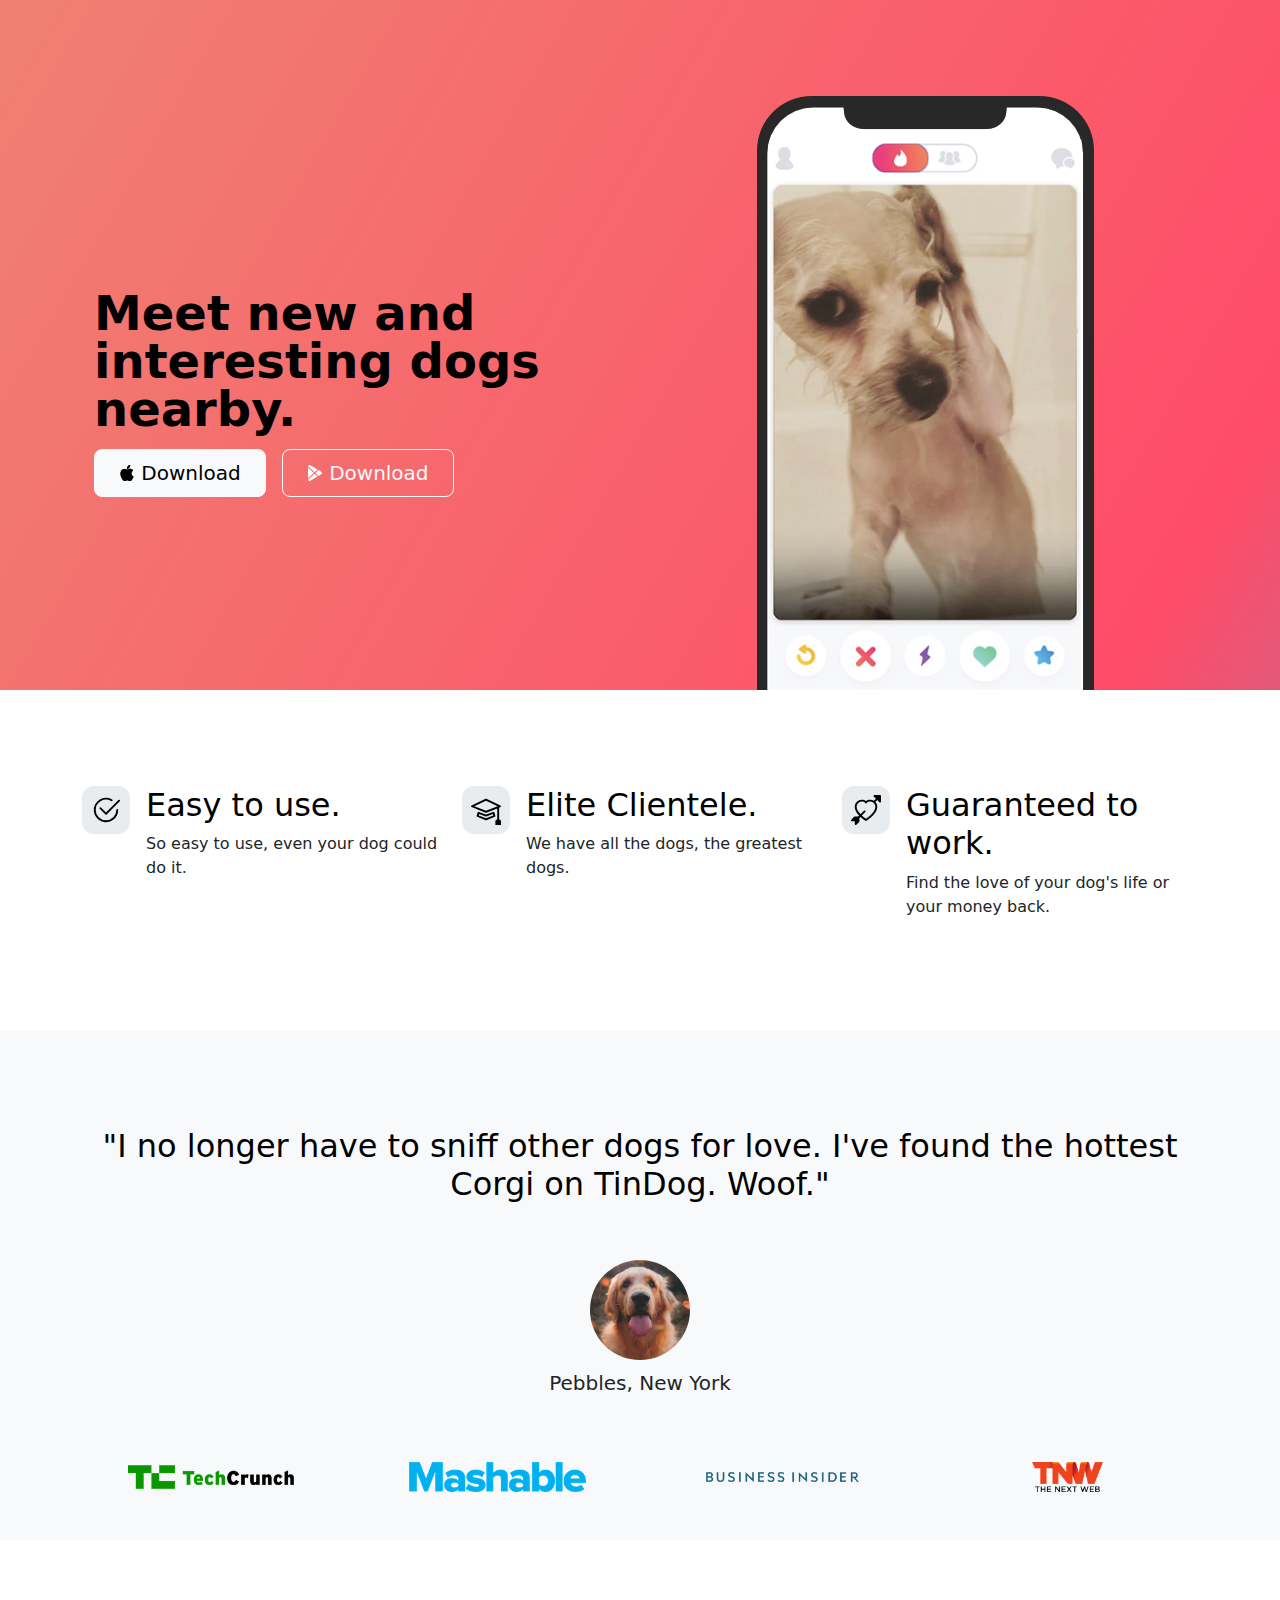
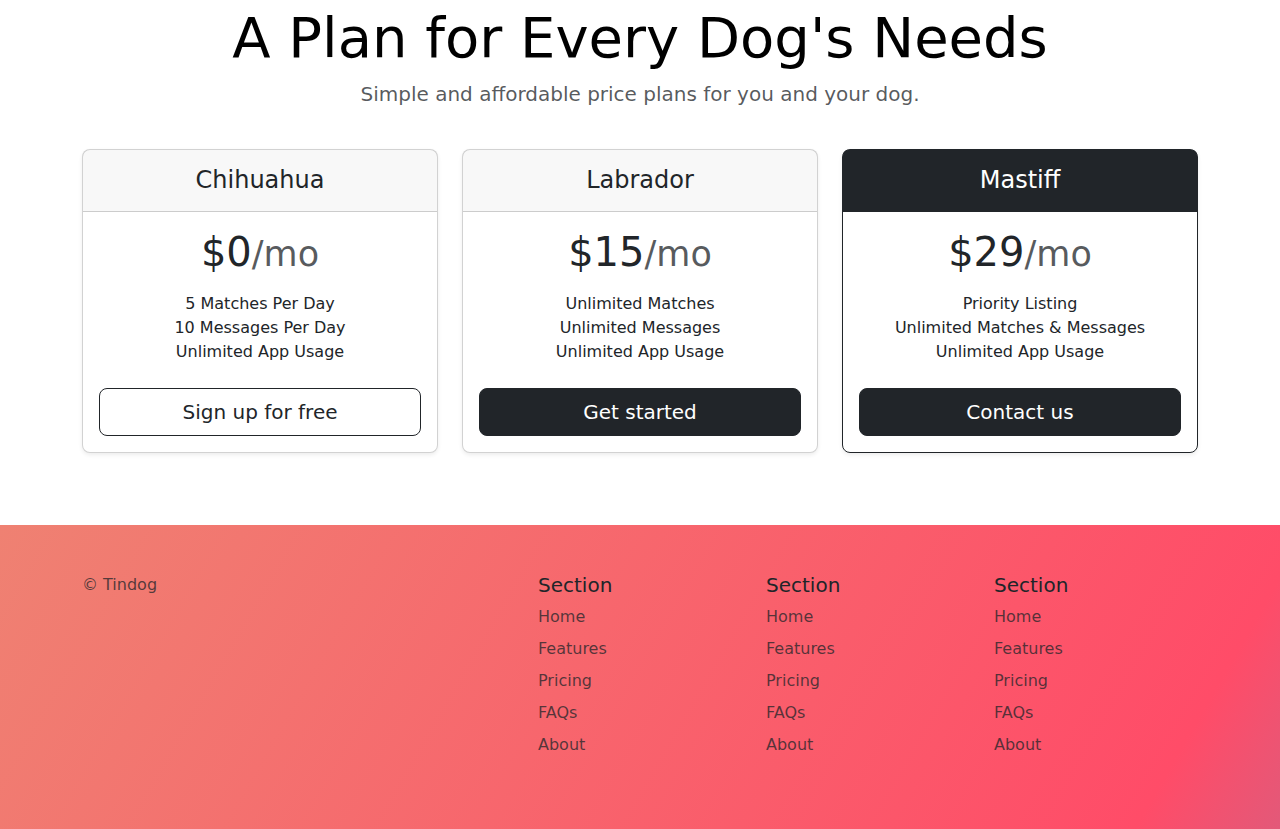
<file: 10 - TinDog Project/index.html>
<!DOCTYPE html>
<html lang="en">
  <head>
    <meta charset="UTF-8" />
    <meta name="viewport" content="width=device-width, initial-scale=1.0" />
    <title>TinDog</title>
    <link
      href="https://cdn.jsdelivr.net/npm/bootstrap@5.3.3/dist/css/bootstrap.min.css"
      rel="stylesheet"
      integrity="sha384-QWTKZyjpPEjISv5WaRU9OFeRpok6YctnYmDr5pNlyT2bRjXh0JMhjY6hW+ALEwIH"
      crossorigin="anonymous"
    />
    <link rel="stylesheet" href="./css/style.css" />
  </head>

  <body>
    <section id="title" class="gradient-background">
      <div class="container col-xxl-8 px-4 pt-5">
        <div class="row flex-lg-row-reverse align-items-center g-5 pt-5">
          <div class="col-10 col-sm-8 col-lg-6">
            <img
              src="./images/iphone.png"
              class="d-block mx-lg-auto img-fluid"
              alt="iphone"
              height="300"
              loading="lazy"
            />
          </div>
          <div class="col-lg-6">
            <h1 class="display-5 fw-bold text-body-emphasis lh-1 mb-3">
              Meet new and interesting dogs nearby.
            </h1>
            <div class="d-grid gap-2 d-md-flex justify-content-md-start">
              <button type="button" class="btn btn-light btn-lg px-4 me-md-2">
                <svg
                  xmlns="http://www.w3.org/2000/svg"
                  width="16"
                  height="16"
                  fill="currentColor"
                  class="bi bi-apple mb-1"
                  viewBox="0 0 16 16"
                >
                  <path
                    d="M11.182.008C11.148-.03 9.923.023 8.857 1.18c-1.066 1.156-.902 2.482-.878 2.516.024.034 1.52.087 2.475-1.258.955-1.345.762-2.391.728-2.43Zm3.314 11.733c-.048-.096-2.325-1.234-2.113-3.422.212-2.189 1.675-2.789 1.698-2.854.023-.065-.597-.79-1.254-1.157a3.692 3.692 0 0 0-1.563-.434c-.108-.003-.483-.095-1.254.116-.508.139-1.653.589-1.968.607-.316.018-1.256-.522-2.267-.665-.647-.125-1.333.131-1.824.328-.49.196-1.422.754-2.074 2.237-.652 1.482-.311 3.83-.067 4.56.244.729.625 1.924 1.273 2.796.576.984 1.34 1.667 1.659 1.899.319.232 1.219.386 1.843.067.502-.308 1.408-.485 1.766-.472.357.013 1.061.154 1.782.539.571.197 1.111.115 1.652-.105.541-.221 1.324-1.059 2.238-2.758.347-.79.505-1.217.473-1.282Z"
                  />
                  <path
                    d="M11.182.008C11.148-.03 9.923.023 8.857 1.18c-1.066 1.156-.902 2.482-.878 2.516.024.034 1.52.087 2.475-1.258.955-1.345.762-2.391.728-2.43Zm3.314 11.733c-.048-.096-2.325-1.234-2.113-3.422.212-2.189 1.675-2.789 1.698-2.854.023-.065-.597-.79-1.254-1.157a3.692 3.692 0 0 0-1.563-.434c-.108-.003-.483-.095-1.254.116-.508.139-1.653.589-1.968.607-.316.018-1.256-.522-2.267-.665-.647-.125-1.333.131-1.824.328-.49.196-1.422.754-2.074 2.237-.652 1.482-.311 3.83-.067 4.56.244.729.625 1.924 1.273 2.796.576.984 1.34 1.667 1.659 1.899.319.232 1.219.386 1.843.067.502-.308 1.408-.485 1.766-.472.357.013 1.061.154 1.782.539.571.197 1.111.115 1.652-.105.541-.221 1.324-1.059 2.238-2.758.347-.79.505-1.217.473-1.282Z"
                  />
                </svg>
                Download
              </button>
              <button type="button" class="btn btn-outline-light btn-lg px-4">
                <svg
                  xmlns="http://www.w3.org/2000/svg"
                  width="16"
                  height="16"
                  fill="currentColor"
                  class="bi bi-google-play mb-1"
                  viewBox="0 0 16 16"
                >
                  <path
                    d="M14.222 9.374c1.037-.61 1.037-2.137 0-2.748L11.528 5.04 8.32 8l3.207 2.96 2.694-1.586Zm-3.595 2.116L7.583 8.68 1.03 14.73c.201 1.029 1.36 1.61 2.303 1.055l7.294-4.295ZM1 13.396V2.603L6.846 8 1 13.396ZM1.03 1.27l6.553 6.05 3.044-2.81L3.333.215C2.39-.341 1.231.24 1.03 1.27Z"
                  />
                </svg>
                Download
              </button>
            </div>
          </div>
        </div>
      </div>
    </section>
    <section id="features">
      <div class="container mt-5" id="hanging-icons">
        <div class="row g-4 py-5 row-cols-1 row-cols-lg-3">
          <div class="col d-flex align-items-start">
            <div
              class="icon-square text-body-emphasis bg-body-secondary d-inline-flex align-items-center justify-content-center fs-4 flex-shrink-0 me-3"
            >
              <svg
                xmlns="http://www.w3.org/2000/svg"
                height="30"
                fill="currentColor"
                class="bi bi-check2-circle"
                viewBox="0 0 16 16"
              >
                <path
                  d="M2.5 8a5.5 5.5 0 0 1 8.25-4.764.5.5 0 0 0 .5-.866A6.5 6.5 0 1 0 14.5 8a.5.5 0 0 0-1 0 5.5 5.5 0 1 1-11 0z"
                />
                <path
                  d="M15.354 3.354a.5.5 0 0 0-.708-.708L8 9.293 5.354 6.646a.5.5 0 1 0-.708.708l3 3a.5.5 0 0 0 .708 0l7-7z"
                />
              </svg>
            </div>
            <div>
              <h3 class="fs-2 text-body-emphasis">Easy to use.</h3>
              <p>So easy to use, even your dog could do it.</p>
            </div>
          </div>
          <div class="col d-flex align-items-start">
            <div
              class="icon-square text-body-emphasis bg-body-secondary d-inline-flex align-items-center justify-content-center fs-4 flex-shrink-0 me-3"
            >
              <svg
                xmlns="http://www.w3.org/2000/svg"
                height="30"
                fill="currentColor"
                class="bi bi-mortarboard"
                viewBox="0 0 16 16"
              >
                <path
                  d="M8.211 2.047a.5.5 0 0 0-.422 0l-7.5 3.5a.5.5 0 0 0 .025.917l7.5 3a.5.5 0 0 0 .372 0L14 7.14V13a1 1 0 0 0-1 1v2h3v-2a1 1 0 0 0-1-1V6.739l.686-.275a.5.5 0 0 0 .025-.917l-7.5-3.5ZM8 8.46 1.758 5.965 8 3.052l6.242 2.913L8 8.46Z"
                />
                <path
                  d="M4.176 9.032a.5.5 0 0 0-.656.327l-.5 1.7a.5.5 0 0 0 .294.605l4.5 1.8a.5.5 0 0 0 .372 0l4.5-1.8a.5.5 0 0 0 .294-.605l-.5-1.7a.5.5 0 0 0-.656-.327L8 10.466 4.176 9.032Zm-.068 1.873.22-.748 3.496 1.311a.5.5 0 0 0 .352 0l3.496-1.311.22.748L8 12.46l-3.892-1.556Z"
                />
              </svg>
            </div>
            <div>
              <h3 class="fs-2 text-body-emphasis">Elite Clientele.</h3>
              <p>We have all the dogs, the greatest dogs.</p>
            </div>
          </div>
          <div class="col d-flex align-items-start">
            <div
              class="icon-square text-body-emphasis bg-body-secondary d-inline-flex align-items-center justify-content-center fs-4 flex-shrink-0 me-3"
            >
              <svg
                xmlns="http://www.w3.org/2000/svg"
                height="30"
                fill="currentColor"
                class="bi bi-arrow-through-heart"
                viewBox="0 0 16 16"
              >
                <path
                  fill-rule="evenodd"
                  d="M2.854 15.854A.5.5 0 0 1 2 15.5V14H.5a.5.5 0 0 1-.354-.854l1.5-1.5A.5.5 0 0 1 2 11.5h1.793l.53-.53c-.771-.802-1.328-1.58-1.704-2.32-.798-1.575-.775-2.996-.213-4.092C3.426 2.565 6.18 1.809 8 3.233c1.25-.98 2.944-.928 4.212-.152L13.292 2 12.147.854A.5.5 0 0 1 12.5 0h3a.5.5 0 0 1 .5.5v3a.5.5 0 0 1-.854.354L14 2.707l-1.006 1.006c.236.248.44.531.6.845.562 1.096.585 2.517-.213 4.092-.793 1.563-2.395 3.288-5.105 5.08L8 13.912l-.276-.182a21.86 21.86 0 0 1-2.685-2.062l-.539.54V14a.5.5 0 0 1-.146.354l-1.5 1.5Zm2.893-4.894A20.419 20.419 0 0 0 8 12.71c2.456-1.666 3.827-3.207 4.489-4.512.679-1.34.607-2.42.215-3.185-.817-1.595-3.087-2.054-4.346-.761L8 4.62l-.358-.368c-1.259-1.293-3.53-.834-4.346.761-.392.766-.464 1.845.215 3.185.323.636.815 1.33 1.519 2.065l1.866-1.867a.5.5 0 1 1 .708.708L5.747 10.96Z"
                />
              </svg>
            </div>
            <div>
              <h3 class="fs-2 text-body-emphasis">Guaranteed to work.</h3>
              <p>Find the love of your dog's life or your money back.</p>
            </div>
          </div>
        </div>
      </div>
    </section>
    <section id="testimonial">
      <div class="my-5">
        <div class="p-5 text-center bg-body-tertiary">
          <div class="container py-5">
            <h2 class="text-body-emphasis">
              "I no longer have to sniff other dogs for love. I've found the
              hottest Corgi on TinDog. Woof."
            </h2>
            <img
              class="profile-img mt-5"
              src="./images/dog-img.jpg"
              alt="dog-img"
            />
            <p class="col-lg-8 mx-auto lead mt-2">Pebbles, New York</p>
          </div>
          <div class="container">
            <div class="row">
              <div class="col-lg-3 col-sm-3">
                <img
                  src="./images/techcrunch.png"
                  alt="techcrunch"
                  height="30"
                />
              </div>
              <div class="col-lg-3 col-sm-12">
                <img src="./images/mashable.png" alt="mashable" height="30" />
              </div>
              <div class="col-lg-3 col-sm-12">
                <img
                  src="./images/bizinsider.png"
                  alt="bizinsider"
                  height="30"
                />
              </div>
              <div class="col-lg-3 col-sm-12">
                <img src="./images/tnw.png" alt="tnw" height="30" />
              </div>
            </div>
          </div>
        </div>
      </div>
    </section>
    <section id="pricing">
      <section class="container">
        <div class="pricing-header p-3 pb-md-4 mx-auto text-center">
          <h2 class="display-4 fw-normal text-body-emphasis">
            A Plan for Every Dog's Needs
          </h2>
          <p class="fs-5 text-body-secondary">
            Simple and affordable price plans for you and your dog.
          </p>
        </div>
        <div class="row row-cols-1 row-cols-md-3 mb-3 text-center">
          <div class="col">
            <div class="card mb-4 rounded-3 shadow-sm">
              <div class="card-header py-3">
                <h4 class="my-0 fw-normal">Chihuahua</h4>
              </div>
              <div class="card-body">
                <h1 class="card-title pricing-card-title">
                  $0<small class="text-body-secondary fw-light">/mo</small>
                </h1>
                <ul class="list-unstyled mt-3 mb-4">
                  <li>5 Matches Per Day</li>
                  <li>10 Messages Per Day</li>
                  <li>Unlimited App Usage</li>
                </ul>
                <button type="button" class="w-100 btn btn-lg btn-outline-dark">
                  Sign up for free
                </button>
              </div>
            </div>
          </div>
          <div class="col">
            <div class="card mb-4 rounded-3 shadow-sm">
              <div class="card-header py-3">
                <h4 class="my-0 fw-normal">Labrador</h4>
              </div>
              <div class="card-body">
                <h1 class="card-title pricing-card-title">
                  $15<small class="text-body-secondary fw-light">/mo</small>
                </h1>
                <ul class="list-unstyled mt-3 mb-4">
                  <li>Unlimited Matches</li>
                  <li>Unlimited Messages</li>
                  <li>Unlimited App Usage</li>
                </ul>
                <button type="button" class="w-100 btn btn-lg btn-dark">
                  Get started
                </button>
              </div>
            </div>
          </div>
          <div class="col">
            <div class="card mb-4 rounded-3 shadow-sm border-dark">
              <div class="card-header py-3 text-bg-dark border-dark">
                <h4 class="my-0 fw-normal">Mastiff</h4>
              </div>
              <div class="card-body">
                <h1 class="card-title pricing-card-title">
                  $29<small class="text-body-secondary fw-light">/mo</small>
                </h1>
                <ul class="list-unstyled mt-3 mb-4">
                  <li>Priority Listing</li>
                  <li>Unlimited Matches & Messages</li>
                  <li>Unlimited App Usage</li>
                </ul>
                <button type="button" class="w-100 btn btn-lg btn-dark">
                  Contact us
                </button>
              </div>
            </div>
          </div>
        </div>
      </section>
    </section>
    <section id="footer" class="gradient-background">
      <div class="container">
        <footer class="row row-cols-1 row-cols-sm-2 row-cols-md-5 py-5 mt-5">
          <div class="col mb-3">
            <p class="text-body-secondary">© Tindog</p>
          </div>

          <div class="col mb-3"></div>

          <div class="col mb-3">
            <h5>Section</h5>
            <ul class="nav flex-column">
              <li class="nav-item mb-2">
                <a href="#" class="nav-link p-0 text-body-secondary">Home</a>
              </li>
              <li class="nav-item mb-2">
                <a href="#" class="nav-link p-0 text-body-secondary"
                  >Features</a
                >
              </li>
              <li class="nav-item mb-2">
                <a href="#" class="nav-link p-0 text-body-secondary">Pricing</a>
              </li>
              <li class="nav-item mb-2">
                <a href="#" class="nav-link p-0 text-body-secondary">FAQs</a>
              </li>
              <li class="nav-item mb-2">
                <a href="#" class="nav-link p-0 text-body-secondary">About</a>
              </li>
            </ul>
          </div>

          <div class="col mb-3">
            <h5>Section</h5>
            <ul class="nav flex-column">
              <li class="nav-item mb-2">
                <a href="#" class="nav-link p-0 text-body-secondary">Home</a>
              </li>
              <li class="nav-item mb-2">
                <a href="#" class="nav-link p-0 text-body-secondary"
                  >Features</a
                >
              </li>
              <li class="nav-item mb-2">
                <a href="#" class="nav-link p-0 text-body-secondary">Pricing</a>
              </li>
              <li class="nav-item mb-2">
                <a href="#" class="nav-link p-0 text-body-secondary">FAQs</a>
              </li>
              <li class="nav-item mb-2">
                <a href="#" class="nav-link p-0 text-body-secondary">About</a>
              </li>
            </ul>
          </div>

          <div class="col mb-3">
            <h5>Section</h5>
            <ul class="nav flex-column">
              <li class="nav-item mb-2">
                <a href="#" class="nav-link p-0 text-body-secondary">Home</a>
              </li>
              <li class="nav-item mb-2">
                <a href="#" class="nav-link p-0 text-body-secondary"
                  >Features</a
                >
              </li>
              <li class="nav-item mb-2">
                <a href="#" class="nav-link p-0 text-body-secondary">Pricing</a>
              </li>
              <li class="nav-item mb-2">
                <a href="#" class="nav-link p-0 text-body-secondary">FAQs</a>
              </li>
              <li class="nav-item mb-2">
                <a href="#" class="nav-link p-0 text-body-secondary">About</a>
              </li>
            </ul>
          </div>
        </footer>
      </div>
    </section>
  </body>
</html>
</file>
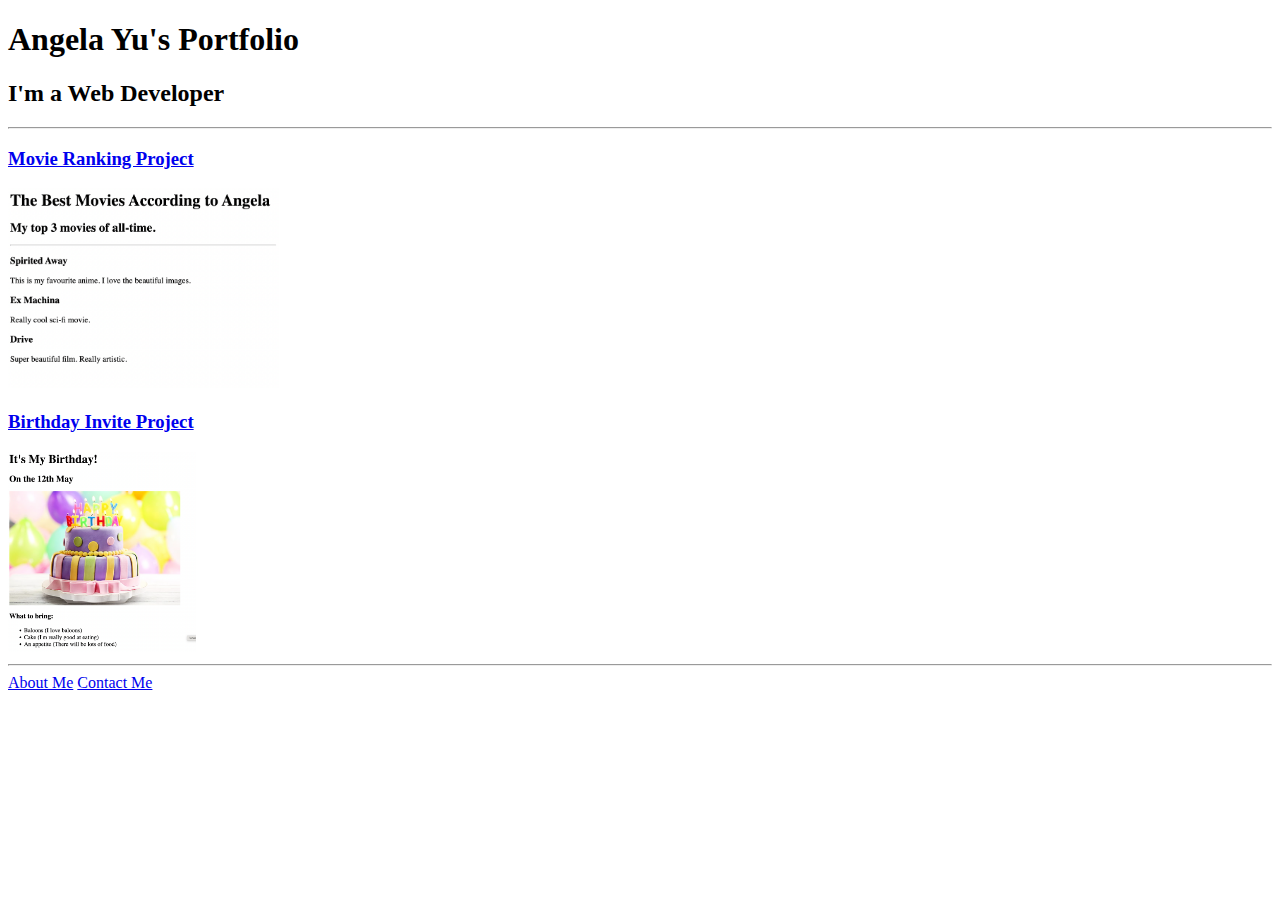
<file: 3 - HTML Portfolio Project/index.html>
<!DOCTYPE html>
<html lang="en">
  <head>
    <meta charset="UTF-8" />
    <meta name="viewport" content="width=device-width, initial-scale=1.0" />
    <title>Portfolio Site</title>
  </head>
  <body>
    <h1>Angela Yu's Portfolio</h1>
    <h2>I'm a Web Developer</h2>
    <hr />
    <a href="./public/movie-ranking.html"><h3>Movie Ranking Project</h3></a>
    <img
      src="./assets/images/movie-ranking.png"
      alt="Movie Ranking Project"
      height="200"
    />
    <a href="./public/birthday-invite.html"><h3>Birthday Invite Project</h3></a>
    <img
      src="./assets/images/birthday-invite.png"
      alt="Birthday Invite Project"
      height="200"
    />
    <hr />
    <a href="./public/about.html">About Me</a>
    <a href="./public/contact.html">Contact Me</a>
  </body>
</html>
</file>
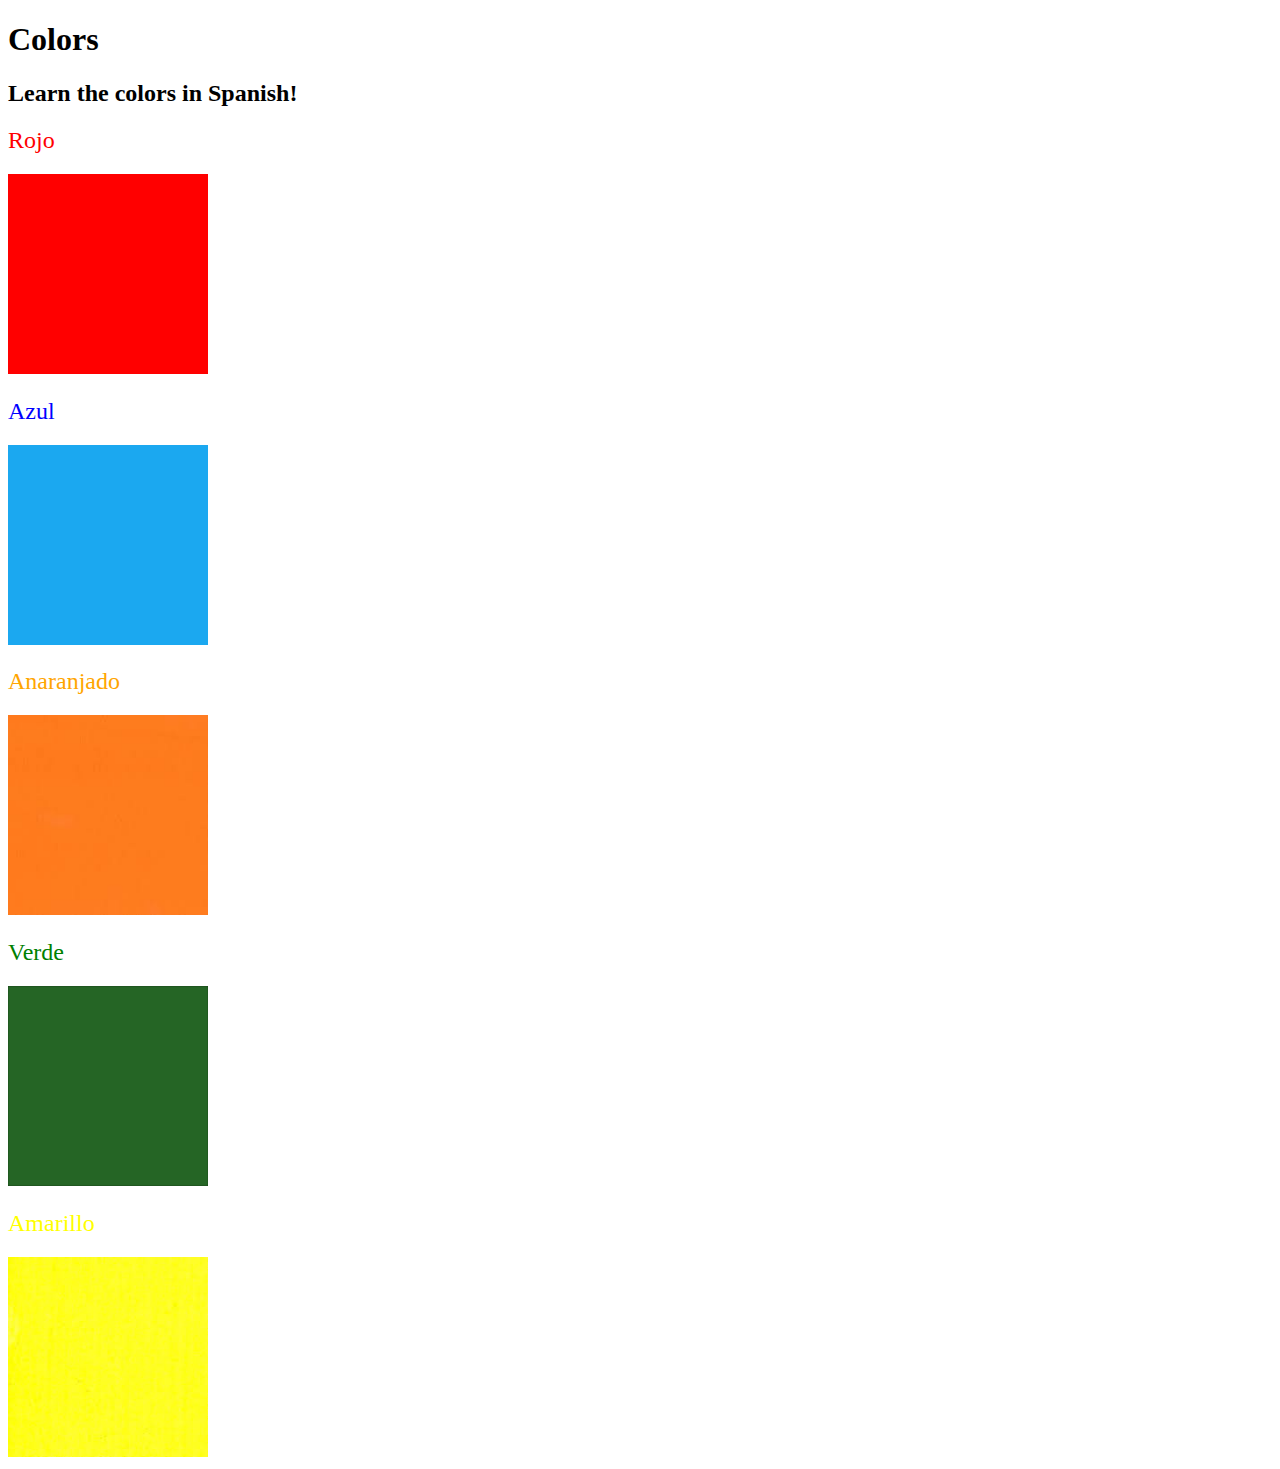
<file: 4 - Color Vocab Project/index.html>
<!DOCTYPE html>
<html lang="en">
  <head>
    <meta charset="UTF-8" />
    <title>Spanish Vocabulary</title>
    <link rel="stylesheet" href="./style.css" />
  </head>

  <body>
    <h1>Colors</h1>
    <h2>Learn the colors in Spanish!</h2>
    <h2 class="color-title" id="red">Rojo</h2>
    <img src="./assets/images/red.png" alt="red" />

    <h2 class="color-title" id="blue">Azul</h2>
    <img src="./assets/images/blue.png" alt="blue" />

    <h2 class="color-title" id="orange">Anaranjado</h2>
    <img src="./assets/images/orange.png" alt="orange" />

    <h2 class="color-title" id="green">Verde</h2>
    <img src="./assets/images/green.png" alt="green" />

    <h2 class="color-title" id="yellow">Amarillo</h2>
    <img src="./assets/images/yellow.png" alt="yellow" />
  </body>
</html>
</file>
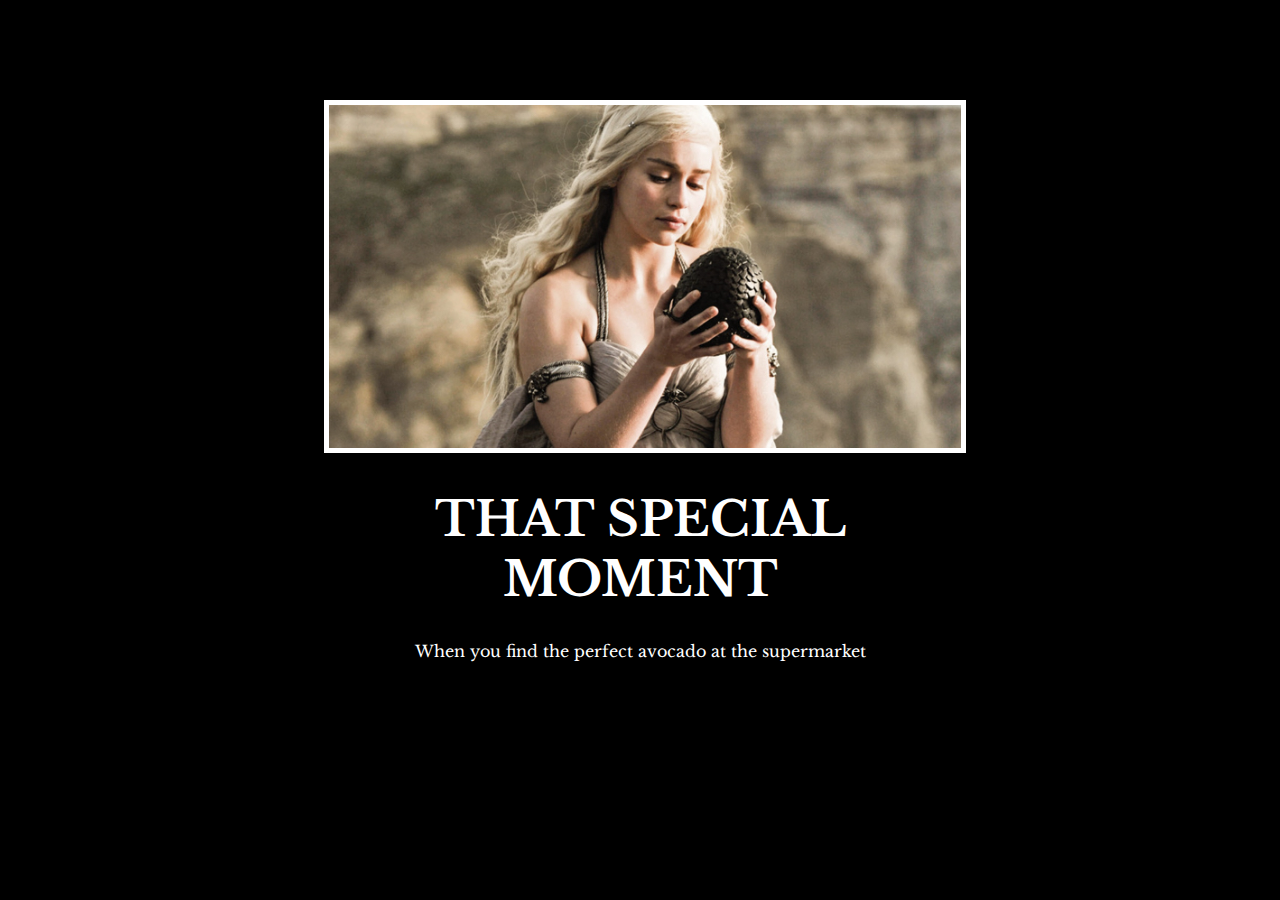
<file: 5 - Motivation Meme Project/index.html>
<!DOCTYPE html>
<html lang="en">
  <head>
    <meta charset="UTF-8" />
    <meta name="viewport" content="width=device-width, initial-scale=1.0" />
    <link rel="stylesheet" href="./style.css" />
    <title>Motivation Meme</title>
    <link rel="preconnect" href="https://fonts.googleapis.com" />
    <link rel="preconnect" href="https://fonts.gstatic.com" crossorigin />
    <link
      href="https://fonts.googleapis.com/css2?family=Libre+Baskerville&display=swap"
      rel="stylesheet"
    />
  </head>
  <body>
    <div class="poster">
      <img
        class="motivation-img"
        src="./assets/images/daenerys.jpeg"
        alt="Daenerys with egg"
      />
      <h1>That Special Moment</h1>
      <p>When you find the perfect avocado at the supermarket</p>
    </div>
  </body>
</html>
</file>
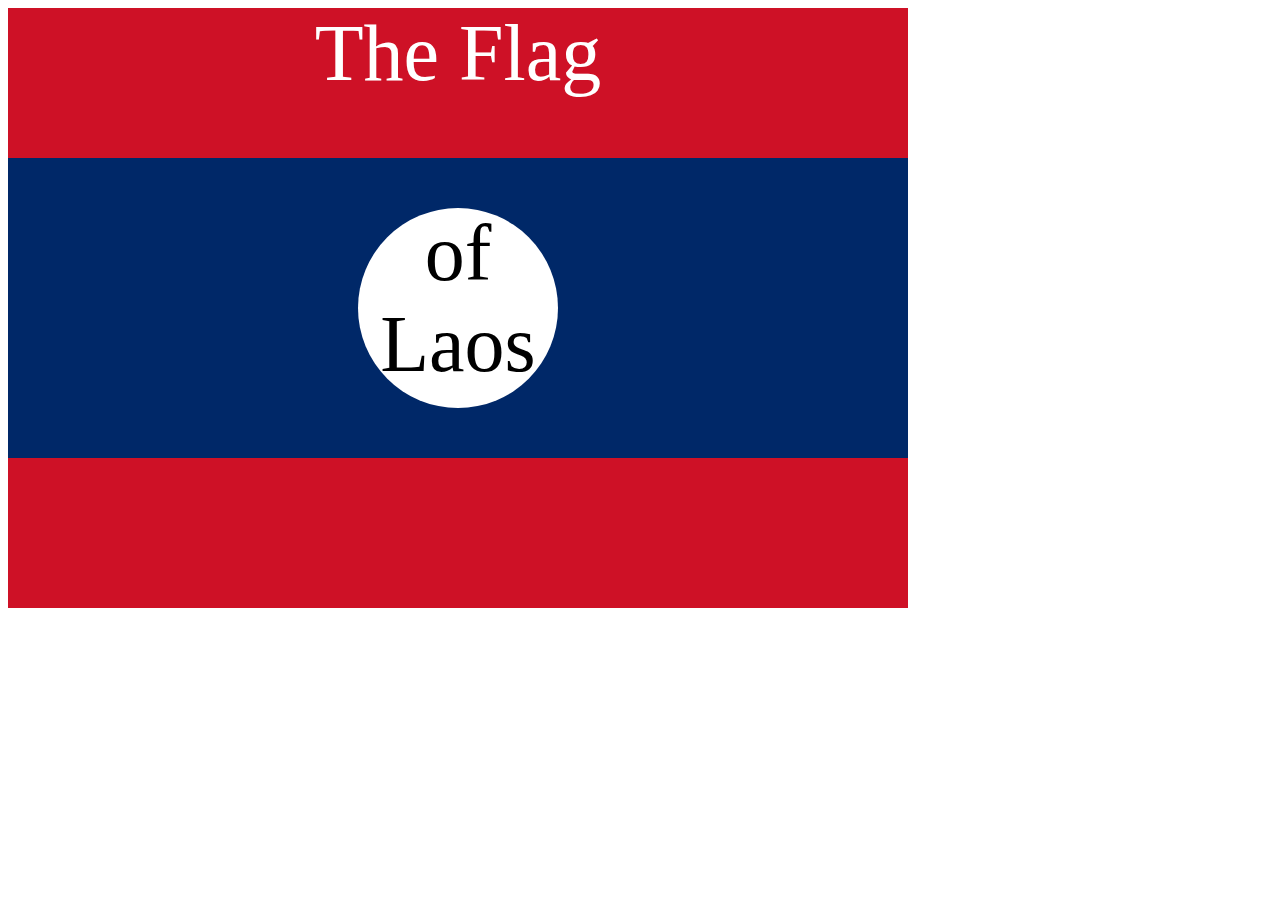
<file: 6 - CSS Flag Project/index.html>
<!DOCTYPE html>
<html lang="en">
  <head>
    <meta charset="UTF-8" />
    <title>CSS Flag Project</title>
    <style>
      .flag {
        height: 600px;
        width: 900px;
        background-color: #ce1126;
        position: relative;
      }

      .flag > div {
        width: 900px;
        height: 300px;
        background-color: #002868;
        position: absolute;
        top: 150px;
      }

      .flag > div > div {
        height: 200px;
        width: 200px;
        border-radius: 50%;
        background-color: white;
        position: relative;
        top: 50px;
        left: 350px;
      }

      p{
        margin: 0;
        font-size: 5rem;
        text-align: center;
        color: white;
      }

      .flag div div p {
        color: black;
      }
    </style>
  </head>

  <body>
    <div class="flag">
      <p>The Flag</p>
      <div>
        <div>
          <p>of Laos</p>
        </div>
      </div>
    </div>
  </body>
</html>
</file>
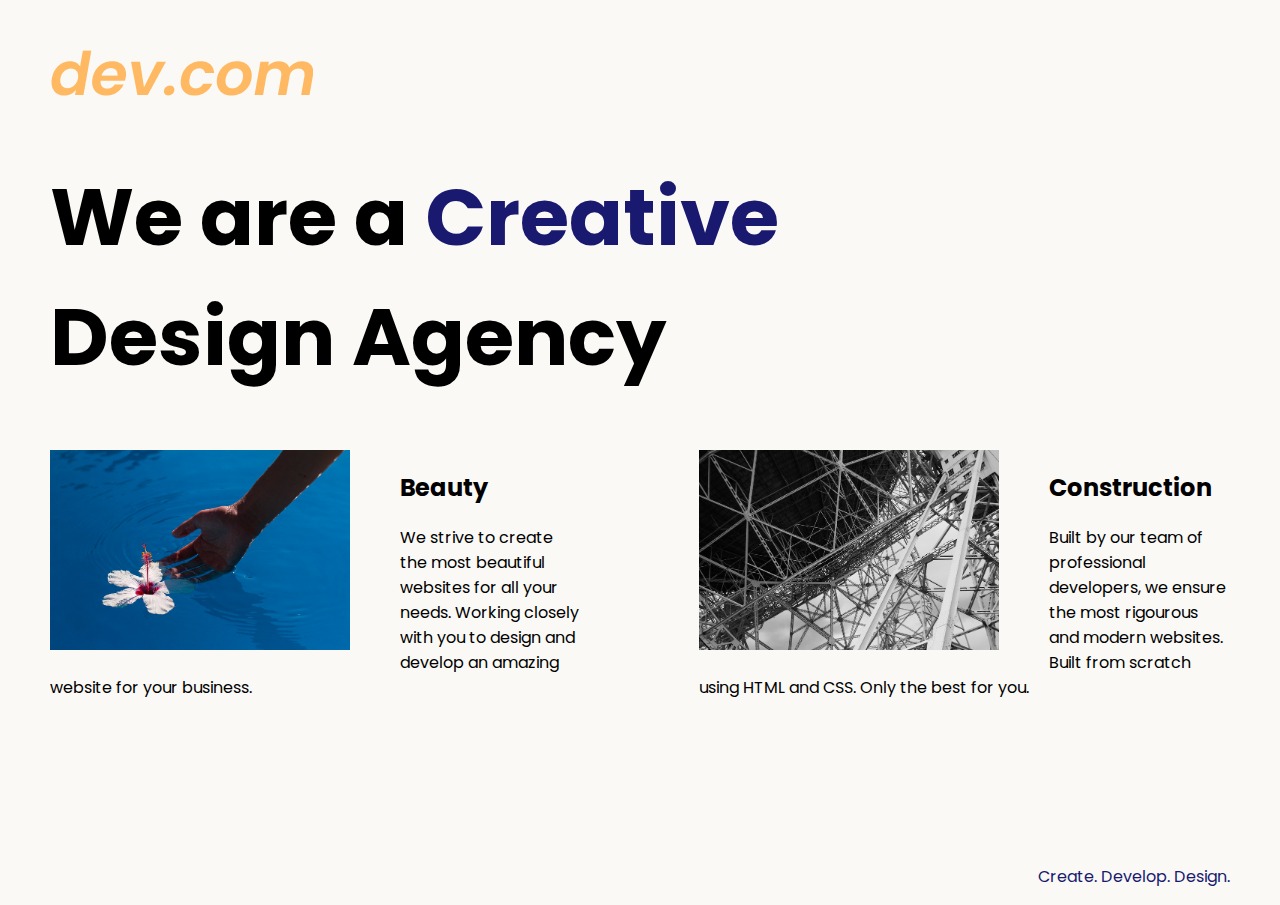
<file: 7 - Web Design Agency Project/index.html>
<!DOCTYPE html>
<html lang="en">
  <head>
    <meta charset="UTF-8" />
    <meta name="viewport" content="width=device-width, initial-scale=1.0" />
    <title>Agency</title>
    <link rel="stylesheet" href="./style.css" />
    <link rel="preconnect" href="https://fonts.googleapis.com" />
    <link rel="preconnect" href="https://fonts.gstatic.com" crossorigin />
    <link
      href="https://fonts.googleapis.com/css2?family=Poppins:wght@400;700&display=swap"
      rel="stylesheet"
    />
  </head>

  <body>
    <div class="main">
      <img class="logo" src="./assets/images/logo.png" alt="logo" />
      <h1>
        We are a <span class="creative">Creative</span> <br />
        Design Agency
      </h1>
      <div class="left card">
        <img
          class="tile-image"
          src="./assets/images/beautiful.jpg"
          alt="hand and flower in water"
        />
        <h2 class="card-title">Beauty</h2>
        <p class="card-text">
          We strive to create the most beautiful websites for all your needs.
          Working closely with you to design and develop an amazing website for
          your business.
        </p>
      </div>

      <div class="right card">
        <img
          class="tile-image"
          src="./assets/images/construction.jpg"
          alt="metal structure"
        />
        <h2 class="card-title">Construction</h2>
        <p>
          Built by our team of professional developers, we ensure the most
          rigourous and modern websites. Built from scratch using HTML and CSS.
          Only the best for you.
        </p>
      </div>
    </div>
    <footer>
      <p>Create. Develop. Design.</p>
    </footer>
  </body>
</html>
</file>
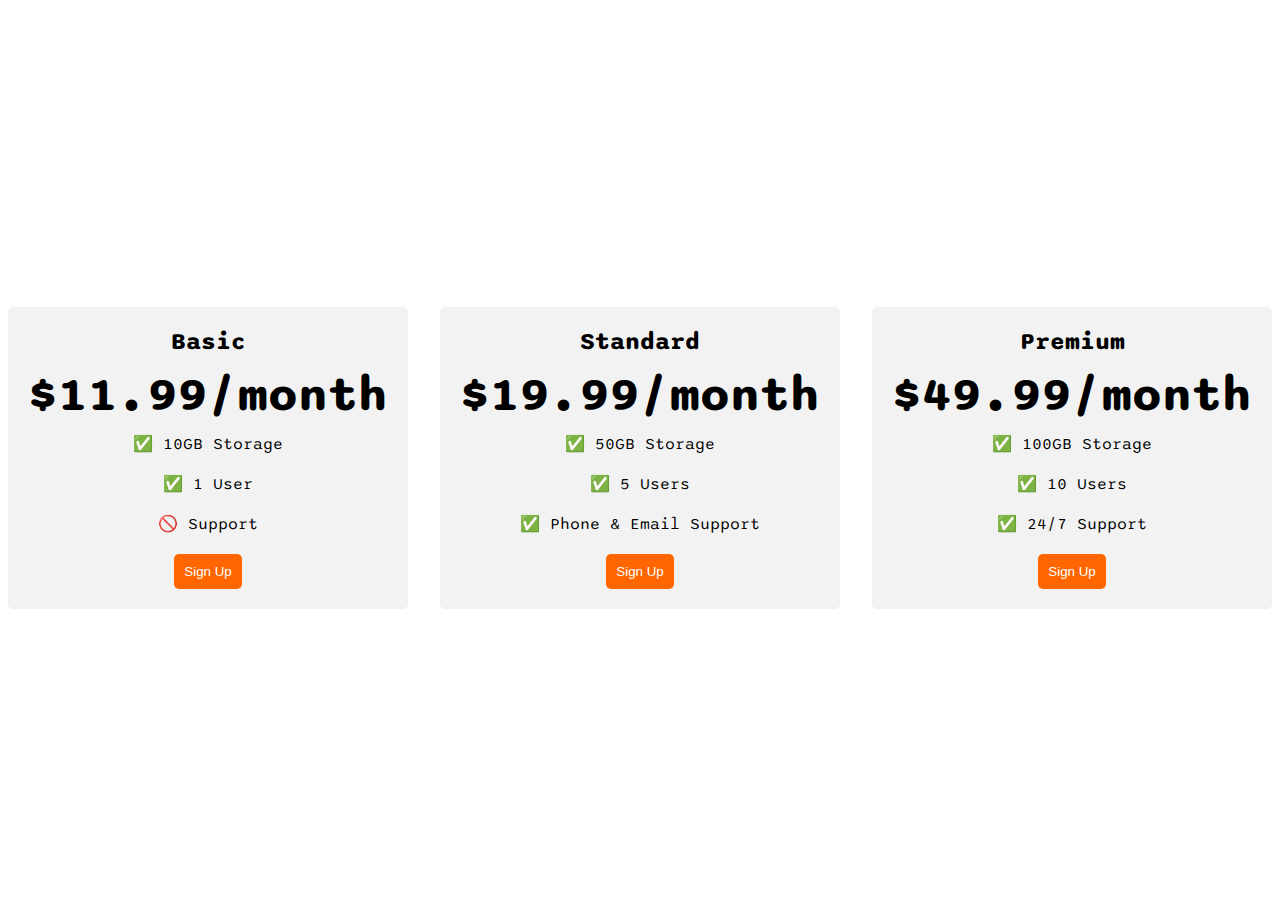
<file: 8 - Flexbox Pricing Table Project/index.html>
<!DOCTYPE html>
<html>
  <head>
    <title>Flexbox Pricing Table</title>
    <link rel="preconnect" href="https://fonts.googleapis.com" />
    <link rel="preconnect" href="https://fonts.gstatic.com" crossorigin />
    <link
      href="https://fonts.googleapis.com/css2?family=Sono:wght@400;700&display=swap"
      rel="stylesheet"
    />
    <style>
      body {
        font-family: "Sono", sans-serif;
      }

      .pricing-container {
        display: flex;
        justify-content: center;
        align-items: center;
        height: 100vh;
        gap: 2rem;
      }

      .pricing-plan {
        flex: 1;
        max-width: 400px;
        padding: 20px;
        background-color: #f2f2f2;
        border-radius: 5px;
        text-align: center;
      }

      .plan-title {
        font-size: 24px;
        font-weight: bold;
        margin-bottom: 10px;
      }

      .plan-price {
        font-size: 48px;
        font-weight: bold;
        margin-bottom: 10px;
      }

      .plan-features {
        list-style: none;
        margin: 0;
        padding: 0;
      }

      .plan-features li {
        margin-bottom: 20px;
      }

      .plan-button {
        padding: 10px;
        background-color: #ff6600;
        color: #fff;
        border-radius: 5px;
        border: none;
      }

      @media (max-width: 1250px) {
        .pricing-container {
          flex-direction: column;
          height: 100%;
        }
      }
    </style>
  </head>

  <body>
    <div class="pricing-container">
      <div class="pricing-plan">
        <div class="plan-title">Basic</div>
        <div class="plan-price">$11.99/month</div>
        <ul class="plan-features">
          <li>✅ 10GB Storage</li>
          <li>✅ 1 User</li>
          <li>🚫 Support</li>
        </ul>
        <button class="plan-button">Sign Up</button>
      </div>
      <div class="pricing-plan">
        <div class="plan-title">Standard</div>
        <div class="plan-price">$19.99/month</div>
        <ul class="plan-features">
          <li>✅ 50GB Storage</li>
          <li>✅ 5 Users</li>
          <li>✅ Phone &amp; Email Support</li>
        </ul>
        <button class="plan-button">Sign Up</button>
      </div>
      <div class="pricing-plan">
        <div class="plan-title">Premium</div>
        <div class="plan-price">$49.99/month</div>
        <ul class="plan-features">
          <li>✅ 100GB Storage</li>
          <li>✅ 10 Users</li>
          <li>✅ 24/7 Support</li>
        </ul>
        <button class="plan-button">Sign Up</button>
      </div>
    </div>
  </body>
</html>
</file>
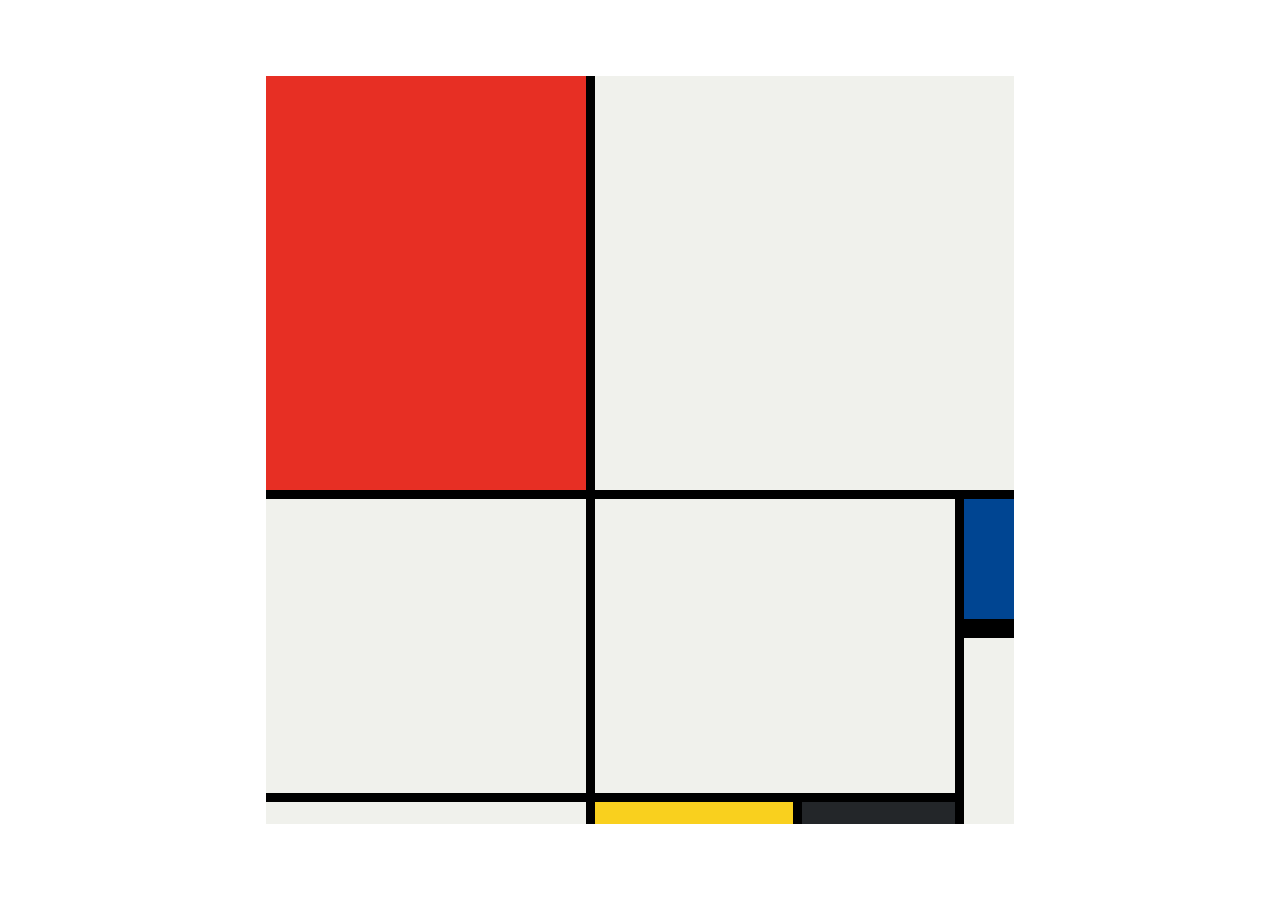
<file: 9 - Mondrian Project/index.html>
<!DOCTYPE html>
<html lang="en">
  <head>
    <meta charset="UTF-8" />
    <meta name="viewport" content="width=device-width, initial-scale=1.0" />
    <title>Mondrian Project</title>
    <style>
      body {
        display: flex;
        justify-content: center;
        align-items: center;
        height: 100vh;
        margin: 0;
        padding: 0;
      }

      .container {
        height: 748px;
        width: 748px;
        display: grid;
        background-color: #000;
        grid-template-columns: 320px 198px 153px 50px;
        grid-template-rows: 414px 130px 155px 22px;
        gap: 9px;
      }

      .item {
        background-color: #f0f1ec;
      }

      .red {
        background-color: #e72f24;
      }

      .white1 {
        grid-column: span 3;
      }

      .white2 {
        grid-row: span 2;
      }

      .white3 {
        grid-area: 2 / 2 / 4 / 4;
      }

      .blue {
        background-color: #004592;
        border-bottom: 10px solid #000;
      }

      .white4 {
        grid-row: span 2;
      }

      .yellow {
        background-color: #f9d01e;
      }

      .black {
        background-color: #232629;
      }
    </style>
  </head>

  <body>
    <div class="container">
      <div class="item red"></div>
      <div class="item white1"></div>
      <div class="item white2"></div>
      <div class="item white3"></div>
      <div class="item blue"></div>
      <div class="item white4"></div>
      <div class="item"></div>
      <div class="item yellow"></div>
      <div class="item black"></div>
    </div>
  </body>
</html>
</file>
<file: 10 - TinDog Project/css/style.css>
.gradient-background {
  background: linear-gradient(300deg, #00bfff, #ff4c68, #ef8172);
  background-size: 180% 180%;
  animation: gradient-animation 18s ease infinite;
}

@keyframes gradient-animation {
  0% {
    background-position: 0% 50%;
  }
  50% {
    background-position: 100% 50%;
  }
  100% {
    background-position: 0% 50%;
  }
}

.icon-square {
  width: 3rem;
  height: 3rem;
  border-radius: 0.75rem;
}

.profile-img {
  height: 100px;
  border-radius: 50%;
}
</file>
<file: 4 - Color Vocab Project/style.css>
#red {
  color: red;
}

#blue {
  color: blue;
}

#orange {
  color: orange;
}

#green {
  color: green;
}

#yellow {
  color: yellow;
}

.color-title {
  font-weight: normal;
}

img {
  height: 200px;
  width: 200px;
}
</file>
<file: 5 - Motivation Meme Project/style.css>
body {
  background-color: black;
}

h1 {
  text-transform: uppercase;
  font-size: 3rem;
}

.poster {
  width: 50%;
  margin-left: 25%;
  margin-top: 100px;
  color: white;
  font-family: "Libre Baskerville", serif;
  text-align: center;
}

.motivation-img {
  border: 5px solid white;
  width: 100%;
}
</file>
<file: 7 - Web Design Agency Project/style.css>
body {
  font-family: "Poppins", sans-serif;
  margin: 50px 50px 0 50px;
  background-color: #faf9f6;
  display: flex;
  flex-direction: column;
  min-height: 95vh;
}
.main {
  flex: 1;
}

h1 {
  font-size: 5rem;
}

footer {
  text-align: right;
  color: midnightblue;
}

.tile-image {
  height: 200px;
  float: left;
  margin-right: 50px;
}

.card {
  width: 45%;
}

.left {
  float: left;
}

.right {
  float: right;
}

.creative {
  color: midnightblue;
}

@media (max-width: 680px) {
  .logo {
    width: 100px;
  }

  h1 {
    font-size: 3.5rem;
    text-align: center;
  }

  .card {
    width: 100%;
    display: block;
    margin-bottom: 30px;
    text-align: justify;
  }

  .card img {
    margin-bottom: 10px;
    width: 100%;
    display: inline;
    object-fit: cover;
  }
}
</file>
